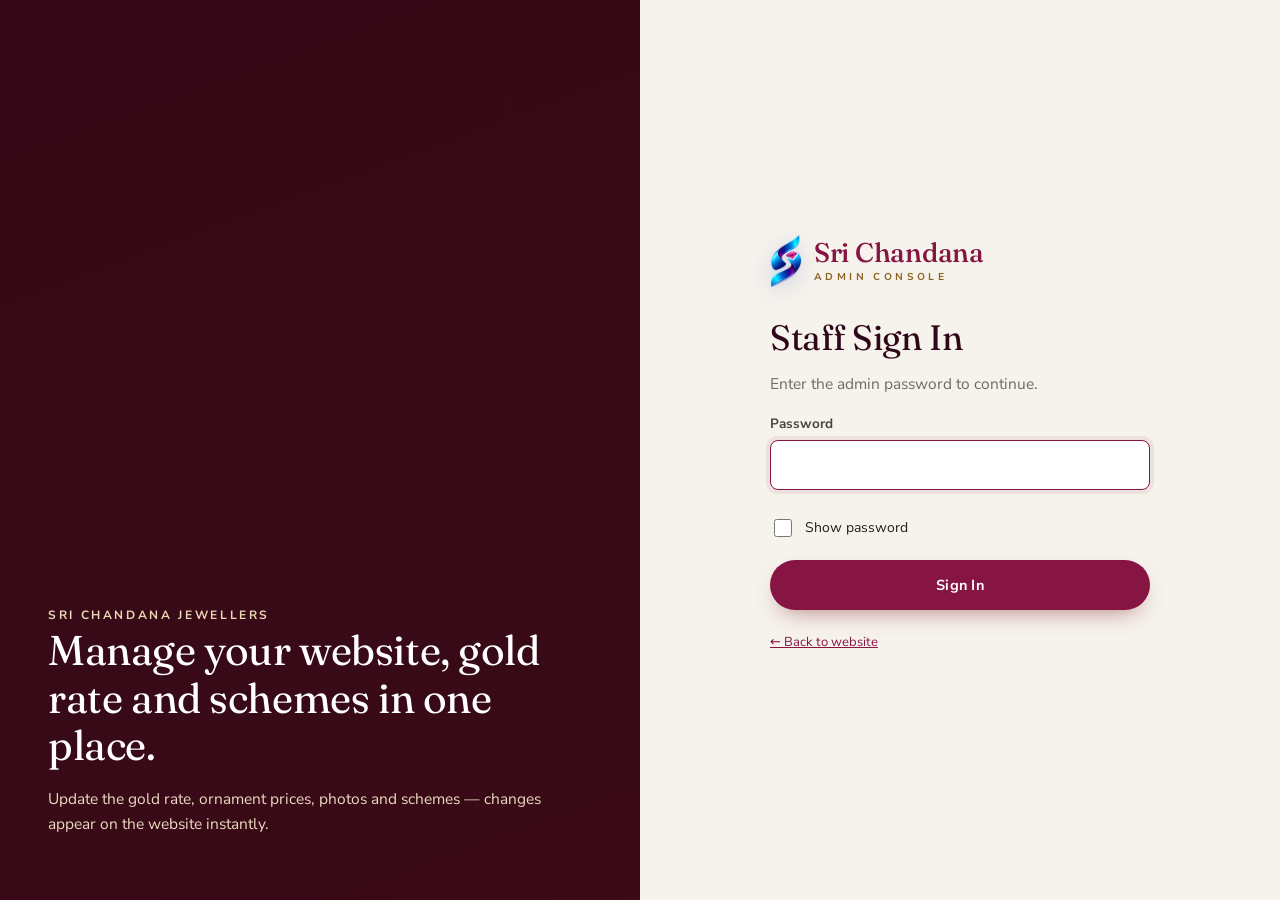
<file: admin.html>
<!doctype html>
<html lang="en">
<head>
  <meta charset="utf-8">
  <meta name="viewport" content="width=device-width, initial-scale=1">
  <meta name="robots" content="noindex, nofollow">
  <title>Admin | Sri Chandana Jewellers</title>
  <meta name="theme-color" content="#3B0A16">
  <link rel="icon" type="image/png" href="assets/favicon.png">
  <link rel="preconnect" href="https://fonts.googleapis.com"><link rel="preconnect" href="https://fonts.gstatic.com" crossorigin>
  <link href="https://fonts.googleapis.com/css2?family=Fraunces:opsz,wght@9..144,300;9..144,400;9..144,500;9..144,600&family=Nunito+Sans:wght@400;600;700;800&display=swap" rel="stylesheet">
  <link rel="stylesheet" href="css/style.css">
  <link rel="stylesheet" href="css/admin.css">
</head>
<body class="admin">
  <div id="root"></div>
  <div class="toast-wrap" role="status" aria-live="polite" id="toasts"></div>
  <dialog class="modal wide" id="dlg" aria-labelledby="dlgTitle"></dialog>
  <script src="js/store.js"></script>
  <script src="js/firebase-config.js"></script>
  <script src="js/cloud.js"></script>
  <script src="js/live-rate.js"></script>
  <script src="js/admin.js"></script>
</body>
</html>
</file>
<file: css/style.css>
/* Sri Chandana Jewellers — storefront styles (v2: light, premium, editorial) */
:root {
  --maroon: #861543;
  --maroon-2: #A11F54;
  --maroon-ink: #2E0718;
  --gold: #B8893A;
  --gold-text: #8C6420;
  --gold-soft: #EBD9B4;
  --gold-grad: linear-gradient(110deg, #9C7128 0%, #D9B266 35%, #F6E3B0 50%, #D3A956 65%, #9C7128 100%);
  --blush: #FBF3EE;
  --blush-2: #F6E8E0;
  --cream: #FFFFFF;
  --cream-2: #F7F1EC;
  --ink: #231F20;
  --ink-2: #4A4542;
  --muted: #6F6A66;
  --sub: #56544E;
  --line: #EDE3DB;
  --white: #FFFFFF;
  --ok: #1E7A46;
  --err: #B42318;
  --radius: 8px;
  --radius-lg: 16px;
  --radius-xl: 24px;
  --shadow: 0 1px 2px rgba(48, 7, 8, .04), 0 6px 20px rgba(48, 7, 8, .06);
  --shadow-lg: 0 24px 60px -18px rgba(48, 7, 8, .28);
  --serif: 'Fraunces', 'Cormorant Garamond', Georgia, serif;
  --sans: 'Nunito Sans', system-ui, -apple-system, 'Segoe UI', sans-serif;
  --ease: cubic-bezier(.22, .8, .24, 1);
  --ease-out: cubic-bezier(.16, 1, .3, 1);
  --wrap: 1320px;
}

*, *::before, *::after { box-sizing: border-box; }
html { scroll-behavior: smooth; -webkit-text-size-adjust: 100%; }
body { margin: 0; font-family: var(--sans); font-size: 15.5px; line-height: 1.6; color: var(--ink); background: var(--white); -webkit-font-smoothing: antialiased; text-rendering: optimizeLegibility; }
img { max-width: 100%; display: block; }
[hidden] { display: none !important; }
a { color: inherit; text-decoration: none; }
button, input, select, textarea { font: inherit; color: inherit; }
button { cursor: pointer; background: none; border: 0; padding: 0; }
:focus-visible { outline: 2px solid var(--maroon); outline-offset: 3px; border-radius: 4px; }
::selection { background: var(--gold-soft); color: var(--maroon-ink); }
.sr-only { position: absolute; width: 1px; height: 1px; overflow: hidden; clip: rect(0 0 0 0); white-space: nowrap; }
.skip { position: absolute; left: 8px; top: -60px; background: var(--maroon); color: #fff; padding: 10px 16px; z-index: 1000; border-radius: var(--radius); }
.skip:focus { top: 8px; }
.wrap { max-width: var(--wrap); margin: 0 auto; padding: 0 32px; }
h1, h2, h3, h4 { font-family: var(--serif); font-weight: 400; line-height: 1.15; margin: 0 0 .4em; color: var(--maroon-ink); font-optical-sizing: auto; letter-spacing: -.01em; }
h1 { font-size: clamp(2.2rem, 4.4vw, 3.6rem); }
h2 { font-size: clamp(1.9rem, 3vw, 2.5rem); }
h3 { font-size: 1.35rem; }
p { margin: 0 0 1em; }
.eyebrow { font-size: 12px; letter-spacing: .22em; text-transform: uppercase; color: var(--gold-text); font-weight: 700; }
.sub { font-family: var(--serif); font-weight: 300; font-size: clamp(1.1rem, 1.6vw, 1.4rem); color: var(--sub); }
.icon { width: 22px; height: 22px; stroke: currentColor; fill: none; stroke-width: 1.4; stroke-linecap: round; stroke-linejoin: round; flex: none; }
.icon-sm { width: 18px; height: 18px; }
.tnum { font-variant-numeric: tabular-nums; }

/* ---------- buttons (fill-sweep on hover) ---------- */
.btn { position: relative; isolation: isolate; overflow: hidden; display: inline-flex; align-items: center; justify-content: center; gap: 10px; min-height: 50px; padding: 0 30px; border-radius: 999px; font-size: 14.5px; font-weight: 700; letter-spacing: .02em; cursor: pointer; border: 1px solid transparent; white-space: nowrap; touch-action: manipulation; transition: color .4s var(--ease), border-color .4s, box-shadow .4s, transform .2s; }
.btn::before { content: ''; position: absolute; inset: 0; z-index: -1; transform: scaleX(0); transform-origin: right; transition: transform .5s var(--ease); }
.btn:hover::before { transform: scaleX(1); transform-origin: left; }
.btn:active { transform: scale(.97); }
.btn .icon { transition: transform .4s var(--ease); }
.btn:hover .icon.arrow { transform: translateX(4px); }
.btn-primary { background: var(--maroon); color: #fff; box-shadow: 0 10px 24px -12px rgba(131, 39, 41, .7); }
.btn-primary::before { background: var(--maroon-ink); }
.btn-gold { background: var(--gold-grad); background-size: 220% 100%; color: var(--maroon-ink); animation: sheen 6s linear infinite; }
.btn-gold::before { background: #fff; }
.btn-outline { border-color: var(--maroon); color: var(--maroon); background: transparent; }
.btn-outline::before { background: var(--maroon); }
.btn-outline:hover { color: #fff; }
.btn-ghost-light { border-color: rgba(255,255,255,.75); color: #fff; backdrop-filter: blur(4px); background: rgba(255,255,255,.08); }
.btn-ghost-light::before { background: #fff; }
.btn-ghost-light:hover { color: var(--maroon); }
.btn-white { background: #fff; color: var(--maroon); }
.btn-white::before { background: var(--maroon); }
.btn-white:hover { color: #fff; }
.btn-block { width: 100%; }
.btn[disabled] { opacity: .45; cursor: not-allowed; }
@keyframes sheen { to { background-position: -220% 0; } }
.link { position: relative; display: inline-flex; align-items: center; gap: 6px; color: var(--maroon); font-weight: 700; font-size: 14.5px; }
.link::after { content: ''; position: absolute; left: 0; right: 0; bottom: -3px; height: 1px; background: currentColor; transform: scaleX(.35); transform-origin: left; transition: transform .45s var(--ease); }
.link:hover::after { transform: scaleX(1); }

/* ---------- top offer bar ---------- */
.strip { background: linear-gradient(90deg, #4E0B10, #832729 50%, #4E0B10); color: #FCEFD9; font-size: 13.5px; position: relative; overflow: hidden; }
.strip::after { content: ''; position: absolute; top: 0; bottom: 0; width: 120px; left: -150px; background: linear-gradient(90deg, transparent, rgba(255, 236, 190, .25), transparent); animation: stripShine 7s ease-in-out infinite; }
@keyframes stripShine { 0%, 60% { left: -150px; } 100% { left: 110%; } }
.strip .wrap { display: flex; align-items: center; justify-content: space-between; gap: 16px; min-height: 40px; }
.rates { display: flex; gap: 20px; overflow-x: auto; scrollbar-width: none; white-space: nowrap; align-items: center; }
.rates::-webkit-scrollbar { display: none; }
.rates b { color: #fff; font-weight: 700; }
.rates .lbl { color: var(--gold-soft); margin-right: 6px; }
.rates .dot { width: 6px; height: 6px; border-radius: 50%; background: #5BE38B; box-shadow: 0 0 0 0 rgba(91, 227, 139, .7); animation: pulse 2s infinite; display: inline-block; margin-right: 8px; vertical-align: middle; }
@keyframes pulse { 70% { box-shadow: 0 0 0 7px rgba(91, 227, 139, 0); } 100% { box-shadow: 0 0 0 0 rgba(91, 227, 139, 0); } }
.offer-rot { font-family: var(--serif); font-size: 15px; position: relative; height: 22px; overflow: hidden; min-width: 260px; text-align: right; }
.offer-rot span { position: absolute; right: 0; top: 0; white-space: nowrap; opacity: 0; transform: translateY(100%); transition: transform .6s var(--ease), opacity .6s; }
.offer-rot span.on { opacity: 1; transform: none; }
.offer-rot span.off { opacity: 0; transform: translateY(-100%); }

/* ---------- header ---------- */
.header { position: sticky; top: 0; z-index: 50; background: rgba(255, 255, 255, .97); backdrop-filter: saturate(1.6) blur(12px); transition: box-shadow .4s var(--ease); }
.header.scrolled { box-shadow: 0 10px 30px -14px rgba(48, 7, 8, .18); }
.header-main { display: grid; grid-template-columns: auto 1fr auto; align-items: center; gap: 40px; min-height: 84px; transition: min-height .4s var(--ease); }
.header.scrolled .header-main { min-height: 68px; }
.logo { display: flex; align-items: center; gap: 12px; }
.logo-mark { width: auto; height: 54px; object-fit: contain; filter: drop-shadow(0 4px 10px rgba(40, 80, 200, .18)); transition: transform .8s var(--ease); }
.logo:hover .logo-mark { transform: translateY(-2px) scale(1.06); }
.logo-text { display: flex; flex-direction: column; line-height: 1; white-space: nowrap; }
.logo-text strong { font-family: var(--serif); font-size: 27px; font-weight: 500; color: var(--maroon); letter-spacing: -.01em; }
.logo-text span { font-size: 10px; letter-spacing: .34em; text-transform: uppercase; color: var(--gold-text); margin-top: 6px; font-weight: 700; }
.search { position: relative; max-width: 620px; width: 100%; justify-self: center; }
.search input { width: 100%; height: 50px; border: 1px solid var(--line); background: #fff; border-radius: 999px; padding: 0 22px 0 52px; font-size: 15px; transition: border-color .3s, box-shadow .3s; }
.search input::placeholder { color: #9A938E; }
.search input:hover { border-color: #D9C8BC; }
.search input:focus { outline: none; border-color: var(--maroon); box-shadow: 0 0 0 4px rgba(131, 39, 41, .08); }
.search button { position: absolute; left: 6px; top: 5px; width: 40px; height: 40px; display: grid; place-items: center; color: var(--maroon); border-radius: 50%; }
.search-results { position: absolute; top: 58px; left: 0; right: 0; background: #fff; border: 1px solid var(--line); border-radius: var(--radius-lg); box-shadow: var(--shadow-lg); max-height: 420px; overflow: auto; z-index: 60; opacity: 0; visibility: hidden; transform: translateY(-6px); transition: .3s var(--ease); }
.search-results.open { opacity: 1; visibility: visible; transform: none; }
.search-results a { display: flex; gap: 14px; align-items: center; padding: 10px 16px; font-size: 14.5px; transition: background .2s; }
.search-results a:hover, .search-results a:focus { background: var(--blush); }
.search-results img { width: 48px; height: 48px; object-fit: cover; border-radius: var(--radius); }
.actions { display: flex; justify-content: flex-end; gap: 2px; }
.act { position: relative; display: grid; place-items: center; width: 46px; height: 46px; color: var(--ink-2); border-radius: 50%; transition: background .3s, color .3s; }
.act:hover { color: var(--maroon); background: var(--blush); }
.act .icon { transition: transform .4s var(--ease); }
.act:hover .icon { transform: translateY(-2px); }
.act .lbl-txt { position: absolute; top: 100%; left: 50%; transform: translate(-50%, 4px); font-size: 11.5px; background: var(--maroon-ink); color: #fff; padding: 3px 8px; border-radius: 4px; white-space: nowrap; opacity: 0; pointer-events: none; transition: .25s var(--ease); }
.act:hover .lbl-txt, .act:focus-visible .lbl-txt { opacity: 1; transform: translate(-50%, 8px); }
.badge { position: absolute; top: 4px; right: 4px; min-width: 18px; height: 18px; border-radius: 9px; background: var(--maroon); color: #fff; font-size: 10.5px; display: grid; place-items: center; padding: 0 5px; font-weight: 700; border: 2px solid #fff; }
.badge:empty, .badge[data-n="0"] { display: none; }
.badge.bump { animation: bump .5s var(--ease); }
@keyframes bump { 40% { transform: scale(1.5); } }
.icon-btn.menu-btn { display: none; }

.nav { border-top: 1px solid var(--line); }
.nav > .wrap > ul { list-style: none; margin: 0; padding: 0; display: flex; justify-content: space-between; }
.nav > .wrap > ul > li > a { display: flex; align-items: center; gap: 9px; height: 54px; padding: 0 6px; font-size: 15px; color: var(--ink-2); position: relative; transition: color .3s; }
.nav > .wrap > ul > li > a .icon { width: 20px; height: 20px; color: var(--gold-text); transition: transform .5s var(--ease); }
.nav > .wrap > ul > li > a::after { content: ''; position: absolute; left: 0; right: 0; bottom: -1px; height: 2px; background: var(--maroon); transform: scaleX(0); transition: transform .45s var(--ease); }
.nav > .wrap > ul > li:hover > a, .nav a[aria-current="page"] { color: var(--maroon); }
.nav > .wrap > ul > li:hover > a .icon { transform: rotate(-10deg) scale(1.12); }
.nav > .wrap > ul > li:hover > a::after, .nav > .wrap > ul > li:focus-within > a::after, .nav a[aria-current="page"]::after { transform: scaleX(1); }
.mega { position: absolute; left: 0; right: 0; top: 100%; background: #fff; border-top: 1px solid var(--line); box-shadow: 0 30px 50px -30px rgba(48, 7, 8, .3); opacity: 0; visibility: hidden; transform: translateY(10px); transition: opacity .35s var(--ease), transform .35s var(--ease), visibility .35s; }
.nav li:hover > .mega, .nav li:focus-within > .mega { opacity: 1; visibility: visible; transform: none; }
.mega-inner { display: grid; grid-template-columns: repeat(3, 1fr) 1.5fr; gap: 40px; padding: 34px 32px 40px; max-width: var(--wrap); margin: 0 auto; }
.mega h4 { font-family: var(--sans); font-size: 12px; letter-spacing: .18em; text-transform: uppercase; color: var(--gold-text); font-weight: 800; margin-bottom: 16px; }
.mega ul { list-style: none; padding: 0; margin: 0; display: grid; gap: 10px; font-size: 15px; }
.mega ul a { display: inline-block; transition: color .25s, transform .35s var(--ease); }
.mega ul a:hover { color: var(--maroon); transform: translateX(5px); }
.mega-feature { position: relative; border-radius: var(--radius-lg); overflow: hidden; min-height: 230px; }
.mega-feature img { position: absolute; inset: 0; width: 100%; height: 100%; object-fit: cover; transition: transform 1.2s var(--ease); }
.mega-feature:hover img { transform: scale(1.06); }
.mega-feature span { position: absolute; left: 0; right: 0; bottom: 0; padding: 22px; color: #fff; background: linear-gradient(transparent, rgba(48, 7, 8, .85)); font-family: var(--serif); font-size: 23px; }

/* drawers */
.drawer-bg { position: fixed; inset: 0; background: rgba(30, 6, 10, .45); backdrop-filter: blur(3px); z-index: 90; opacity: 0; visibility: hidden; transition: .4s var(--ease); }
.drawer { position: fixed; top: 0; bottom: 0; left: 0; width: min(86vw, 370px); background: #fff; z-index: 100; transform: translateX(-100%); transition: transform .5s var(--ease-out); overflow-y: auto; padding: 20px; }
.drawer.right { left: auto; right: 0; transform: translateX(100%); width: min(94vw, 440px); display: flex; flex-direction: column; padding: 0; }
.drawer.open { transform: none; }
.drawer-bg.open { opacity: 1; visibility: visible; }
.drawer-head { display: flex; justify-content: space-between; align-items: center; padding-bottom: 14px; border-bottom: 1px solid var(--line); margin-bottom: 10px; }
.drawer.right .drawer-head { padding: 20px 24px; margin: 0; }
.drawer nav a { display: flex; justify-content: space-between; align-items: center; padding: 15px 4px; border-bottom: 1px solid var(--line); font-size: 15.5px; transition: color .25s, padding .35s var(--ease); }
.drawer nav a:hover { color: var(--maroon); padding-left: 10px; }
.icon-btn { width: 44px; height: 44px; display: grid; place-items: center; border-radius: 50%; color: var(--ink); transition: background .3s, transform .3s; }
.icon-btn:hover { background: var(--blush); }

/* ---------- hero: peeking carousel ---------- */
.hero { position: relative; padding: 22px 0 10px; overflow: hidden; overflow: clip; }
.hero-track { display: flex; gap: 20px; transition: transform .9s var(--ease-out); will-change: transform; }
.slide { position: relative; flex: 0 0 min(86vw, 1240px); aspect-ratio: 1240 / 520; border-radius: var(--radius-xl); overflow: hidden; background: var(--blush-2); transform: scale(.94); opacity: .55; transition: transform .9s var(--ease-out), opacity .9s; cursor: pointer; }
.slide.active { transform: none; opacity: 1; cursor: default; }
.slide img { width: 100%; height: 100%; object-fit: cover; transform: scale(1.08); transition: transform 8s linear; }
.slide.active img { transform: scale(1); }
.slide::after { content: ''; position: absolute; inset: 0; background: linear-gradient(90deg, rgba(48, 7, 8, .78) 0%, rgba(48, 7, 8, .35) 42%, transparent 70%); }
.slide-copy { position: absolute; inset: 0; z-index: 2; display: flex; align-items: center; padding: 0 clamp(28px, 6vw, 80px); }
.slide-copy .box { max-width: 500px; color: #FBEBDD; }
.slide-copy h1, .slide-copy h2 { color: #fff; font-size: clamp(2rem, 4.2vw, 3.6rem); font-weight: 300; }
.slide-copy p { font-size: 17px; color: #F4DECE; max-width: 420px; margin-bottom: 26px; }
.slide-copy .eyebrow { color: var(--gold-soft); display: block; margin-bottom: 14px; }
.slide .box > * { opacity: 0; transform: translateY(24px); }
.slide.active .box > * { animation: rise 1s var(--ease-out) forwards; }
.slide.active .box > *:nth-child(2) { animation-delay: .15s; }
.slide.active .box > *:nth-child(3) { animation-delay: .3s; }
.slide.active .box > *:nth-child(4) { animation-delay: .45s; }
@keyframes rise { to { opacity: 1; transform: none; } }
.hero-ctrl { display: flex; align-items: center; justify-content: center; gap: 16px; padding: 18px 0 6px; }
.dots { display: flex; gap: 8px; align-items: center; }
.dots button { width: 10px; height: 10px; border-radius: 999px; background: #E3D3C8; transition: width .5s var(--ease), background .3s; position: relative; overflow: hidden; }
.dots button[aria-current="true"] { width: 44px; background: #E8D7CC; }
.dots button[aria-current="true"]::after { content: ''; position: absolute; inset: 0; background: var(--maroon); transform-origin: left; animation: fill var(--dur, 6s) linear forwards; }
.hero.paused .dots button[aria-current="true"]::after { animation-play-state: paused; }
@keyframes fill { from { transform: scaleX(0); } to { transform: scaleX(1); } }
.hero-ctrl .icon-btn { width: 38px; height: 38px; border: 1px solid var(--line); color: var(--maroon); }
.hero-arrow { position: absolute; top: calc(50% - 30px); z-index: 4; width: 52px; height: 52px; border-radius: 50%; background: rgba(255,255,255,.92); color: var(--maroon); display: grid; place-items: center; box-shadow: var(--shadow); transition: transform .3s var(--ease), background .3s; }
.hero-arrow:hover { transform: scale(1.08); background: #fff; }
.hero-arrow.prev { left: max(16px, calc(50% - 650px)); }
.hero-arrow.next { right: max(16px, calc(50% - 650px)); }

/* ---------- trust ---------- */
.trust { padding: 30px 0 10px; }
.trust .wrap { display: grid; grid-template-columns: repeat(4, 1fr); gap: 16px; }
.trust-item { display: flex; align-items: center; gap: 14px; padding: 18px 20px; border-radius: var(--radius-lg); background: var(--blush); transition: transform .4s var(--ease), box-shadow .4s, background .4s; }
.trust-item:hover { transform: translateY(-4px); box-shadow: var(--shadow); background: #fff; }
.trust-item .ic { width: 50px; height: 50px; border-radius: 50%; background: #fff; display: grid; place-items: center; color: var(--maroon); flex: none; transition: transform .6s var(--ease); }
.trust-item:hover .ic { transform: rotateY(180deg); }
.trust-item .icon { width: 24px; height: 24px; }
.trust-item strong { display: block; font-size: 15px; color: var(--maroon-ink); font-family: var(--serif); font-weight: 500; }
.trust-item span { font-size: 13px; color: var(--muted); }

/* ---------- sections ---------- */
.section { padding: 80px 0; }
.section-tight { padding: 56px 0; }
.section-head { text-align: center; max-width: 720px; margin: 0 auto 44px; }
.section-head h2 { margin-bottom: 6px; }
.section-head p { color: var(--muted); }
.ornament { display: flex; align-items: center; justify-content: center; gap: 10px; margin: 12px 0 0; color: var(--gold); font-size: 10px; }
.ornament::before, .ornament::after { content: ''; width: 64px; height: 1px; background: linear-gradient(90deg, transparent, currentColor); }
.ornament::after { transform: scaleX(-1); }
.row-head { display: flex; align-items: flex-end; justify-content: space-between; gap: 16px; margin-bottom: 30px; }
.row-head h2 { margin: 0; }
.bg-white { background: #fff; }
.bg-cream2, .bg-blush { background: var(--blush); }

/* categories — Tanishq style tiles */
.cats { display: grid; grid-template-columns: repeat(4, 1fr); gap: 22px; }
.cat { position: relative; display: block; }
.cat-img { position: relative; aspect-ratio: 1; border-radius: var(--radius-lg); overflow: hidden; background: var(--blush); }
.cat-img img { width: 100%; height: 100%; object-fit: cover; transition: transform 1.1s var(--ease); }
.cat:hover .cat-img img { transform: scale(1.09); }
.cat span.cat-name { display: flex; align-items: center; justify-content: center; gap: 6px; margin-top: 14px; font-family: var(--serif); font-size: 1.15rem; color: var(--maroon-ink); transition: color .3s; }
.cat span.cat-name .icon { width: 16px; height: 16px; opacity: 0; transform: translateX(-8px); transition: .4s var(--ease); }
.cat:hover span.cat-name { color: var(--maroon); }
.cat:hover span.cat-name .icon { opacity: 1; transform: none; }
.cat.all .cat-img { display: grid; place-items: center; background: var(--blush-2); text-align: center; }
.cat.all .cat-img strong { font-family: var(--serif); font-size: 2.6rem; color: var(--maroon); font-weight: 300; display: block; line-height: 1; }
.cat.all .cat-img small { color: var(--muted); }

/* gold shimmer sweep for image hovers */
.shine { position: relative; overflow: hidden; }
.shine::after { content: ''; position: absolute; top: 0; left: -75%; width: 50%; height: 100%; background: linear-gradient(100deg, transparent, rgba(255, 244, 214, .45), transparent); transform: skewX(-20deg); pointer-events: none; z-index: 3; }
.shine:hover::after, a:hover > .shine::after, .card:hover .shine::after, .cat:hover .shine::after { animation: shine 1s var(--ease); }
@keyframes shine { to { left: 130%; } }

/* collections carousel */
.collections { display: grid; grid-auto-flow: column; grid-auto-columns: calc((100% - 60px) / 4); gap: 20px; overflow-x: auto; scroll-snap-type: x mandatory; scrollbar-width: none; padding-bottom: 4px; }
.collections::-webkit-scrollbar { display: none; }
.col-card { position: relative; aspect-ratio: 3 / 4.2; border-radius: var(--radius-lg); overflow: hidden; scroll-snap-align: start; background: var(--blush-2); }
.col-card img { position: absolute; inset: 0; width: 100%; height: 100%; object-fit: cover; transition: transform 1.2s var(--ease); }
.col-card::before { content: ''; position: absolute; inset: 0; z-index: 1; background: linear-gradient(180deg, transparent 45%, rgba(48, 7, 8, .82)); transition: opacity .5s; }
.col-card:hover img { transform: scale(1.07); }
.col-copy { position: absolute; z-index: 2; left: 22px; right: 22px; bottom: 22px; color: #fff; }
.col-copy small { font-size: 12px; letter-spacing: .18em; text-transform: uppercase; color: var(--gold-soft); font-weight: 700; }
.col-copy h3 { color: #fff; font-size: 1.6rem; margin: 4px 0 0; font-weight: 400; }
.col-copy .go { display: inline-flex; align-items: center; gap: 8px; margin-top: 10px; font-size: 14px; font-weight: 700; max-height: 0; opacity: 0; overflow: hidden; transition: max-height .5s var(--ease), opacity .5s, margin .5s; }
.col-card:hover .go, .col-card:focus-visible .go { max-height: 30px; opacity: 1; }
.col-card .frame { position: absolute; inset: 12px; z-index: 2; border: 1px solid rgba(235, 217, 180, .0); border-radius: 10px; transition: border-color .6s, inset .6s var(--ease); pointer-events: none; }
.col-card:hover .frame { border-color: rgba(235, 217, 180, .7); inset: 14px; }

/* world tiles (2x2) */
.world { display: grid; grid-template-columns: 1fr 1fr; gap: 20px; }
.world a { position: relative; aspect-ratio: 16 / 10; border-radius: var(--radius-lg); overflow: hidden; display: block; background: var(--blush-2); }
.world img { position: absolute; inset: 0; width: 100%; height: 100%; object-fit: cover; transition: transform 1.4s var(--ease); }
.world a::before { content: ''; position: absolute; inset: 0; z-index: 1; background: linear-gradient(180deg, transparent 40%, rgba(48, 7, 8, .75)); }
.world a:hover img { transform: scale(1.06); }
.world .w-copy { position: absolute; z-index: 2; left: 30px; bottom: 26px; right: 30px; color: #fff; display: flex; align-items: flex-end; justify-content: space-between; gap: 16px; }
.world h3 { color: #fff; font-size: 2rem; margin: 0; font-weight: 400; }
.world p { margin: 4px 0 0; color: #F2DDCF; font-size: 14.5px; }
.world .circle { width: 50px; height: 50px; border-radius: 50%; border: 1px solid rgba(255,255,255,.6); display: grid; place-items: center; flex: none; transition: background .4s, color .4s, transform .5s var(--ease); }
.world a:hover .circle { background: #fff; color: var(--maroon); transform: rotate(-45deg); }

/* product cards */
.grid { display: grid; grid-template-columns: repeat(4, 1fr); gap: 24px; }
.card { position: relative; background: #fff; border-radius: var(--radius-lg); display: flex; flex-direction: column; transition: transform .5s var(--ease); }
.card-media { position: relative; aspect-ratio: 1; overflow: hidden; background: #F7F2EE; border-radius: var(--radius-lg); }
.card-media img { width: 100%; height: 100%; object-fit: cover; transition: opacity .6s var(--ease), transform 1.2s var(--ease); }
.card-media img.alt { position: absolute; inset: 0; opacity: 0; transform: scale(1.06); }
.card:hover .card-media img.alt { opacity: 1; transform: scale(1); }
.card:hover .card-media img:first-of-type { transform: scale(1.06); }
.card-tag { position: absolute; top: 14px; left: 14px; background: #fff; color: var(--maroon); font-size: 11.5px; letter-spacing: .04em; padding: 5px 11px; border-radius: 999px; font-weight: 800; z-index: 3; box-shadow: var(--shadow); }
.card-tag.gold { background: var(--gold-grad); background-size: 220% 100%; color: var(--maroon-ink); animation: sheen 6s linear infinite; }
.wish-btn { position: absolute; top: 10px; right: 10px; z-index: 3; width: 40px; height: 40px; border-radius: 50%; background: rgba(255,255,255,.95); display: grid; place-items: center; color: var(--maroon); box-shadow: var(--shadow); transition: transform .35s var(--ease); }
.wish-btn:hover { transform: scale(1.12); }
.wish-btn[aria-pressed="true"] svg { fill: var(--maroon); animation: heart .5s var(--ease); }
@keyframes heart { 30% { transform: scale(1.4); } 60% { transform: scale(.9); } }
.card-quick { position: absolute; left: 12px; right: 12px; bottom: 12px; z-index: 3; transform: translateY(calc(100% + 14px)); transition: transform .5s var(--ease); }
.card:hover .card-quick, .card:focus-within .card-quick { transform: none; }
.card-add { width: 100%; min-height: 44px; border-radius: 999px; background: rgba(255,255,255,.96); color: var(--maroon); font-size: 14px; font-weight: 800; display: flex; align-items: center; justify-content: center; gap: 8px; box-shadow: var(--shadow); transition: background .3s, color .3s; position: relative; z-index: 3; }
.card-add:hover { background: var(--maroon); color: #fff; }
.card-add[disabled] { opacity: .7; cursor: not-allowed; }
.card-body { padding: 14px 4px 6px; display: flex; flex-direction: column; gap: 2px; flex: 1; }
.card-meta { font-size: 12.5px; color: var(--muted); }
.card-title { font-family: var(--sans); font-size: 15.5px; font-weight: 600; color: var(--ink); line-height: 1.35; margin: 0; display: -webkit-box; -webkit-line-clamp: 2; -webkit-box-orient: vertical; overflow: hidden; }
.card-title a::after { content: ''; position: absolute; inset: 0; z-index: 2; }
.card-title a { transition: color .3s; }
.card:hover .card-title a { color: var(--maroon); }
.card-price { display: flex; align-items: baseline; gap: 8px; margin-top: 6px; }
.card-price strong { font-size: 17px; color: var(--ink); font-weight: 800; font-variant-numeric: tabular-nums; }
.card-price small { font-size: 12px; color: var(--muted); }

.scroller { display: grid; grid-auto-flow: column; grid-auto-columns: calc((100% - 72px) / 4); gap: 24px; overflow-x: auto; scroll-snap-type: x mandatory; padding-bottom: 6px; scrollbar-width: none; }
.scroller::-webkit-scrollbar { display: none; }
.scroller > * { scroll-snap-align: start; }
.scroll-ctrl { display: flex; gap: 10px; }
.scroll-ctrl .icon-btn { border: 1px solid var(--line); background: #fff; color: var(--maroon); width: 46px; height: 46px; }
.scroll-ctrl .icon-btn:hover { background: var(--maroon); color: #fff; border-color: var(--maroon); }

/* tabs */
.tabs { display: flex; justify-content: center; gap: 8px; margin-bottom: 34px; flex-wrap: wrap; position: relative; }
.tab { min-height: 44px; padding: 0 22px; border-radius: 999px; border: 1px solid var(--line); font-size: 14.5px; font-weight: 700; color: var(--ink-2); background: #fff; transition: background .35s var(--ease), color .35s, border-color .35s; }
.tab:hover { border-color: var(--maroon); color: var(--maroon); }
.tab[aria-selected="true"] { background: var(--maroon); border-color: var(--maroon); color: #fff; }
.fade-swap { animation: fadeUp .6s var(--ease-out); }
@keyframes fadeUp { from { opacity: 0; transform: translateY(14px); } }

/* gold rate band (light) */
.rate-band { background: linear-gradient(135deg, #FBF3EE 0%, #F6E5DA 100%); position: relative; overflow: hidden; }
.rate-band::before { content: ''; position: absolute; width: 520px; height: 520px; right: -140px; top: -180px; border-radius: 50%; background: radial-gradient(circle, rgba(212, 169, 86, .22), transparent 65%); }
.rate-band .wrap { position: relative; display: grid; grid-template-columns: 1fr 1.05fr; gap: 64px; align-items: center; }
.rate-cards { display: grid; grid-template-columns: repeat(2, 1fr); gap: 16px; }
.rate-card { border-radius: var(--radius-lg); padding: 22px 24px; background: #fff; box-shadow: var(--shadow); position: relative; overflow: hidden; transition: transform .45s var(--ease), box-shadow .45s; }
.rate-card:hover { transform: translateY(-5px); box-shadow: var(--shadow-lg); }
.rate-card::before { content: ''; position: absolute; left: 0; top: 0; bottom: 0; width: 4px; background: var(--gold-grad); }
.rate-card span { font-size: 13px; font-weight: 700; color: var(--gold-text); }
.rate-card strong { display: block; font-family: var(--serif); font-size: 2.1rem; font-weight: 400; color: var(--maroon-ink); font-variant-numeric: tabular-nums; line-height: 1.2; margin-top: 4px; }
.rate-card small { color: var(--muted); }
.updated { font-size: 13px; color: var(--muted); margin-top: 14px; display: flex; align-items: center; gap: 8px; }

/* split feature */
.split { display: grid; grid-template-columns: 1fr 1fr; gap: 72px; align-items: center; }
.split-media { position: relative; border-radius: var(--radius-xl); overflow: hidden; aspect-ratio: 4/4.6; }
.split-media img { width: 100%; height: 100%; object-fit: cover; transition: transform 1.4s var(--ease); }
.split-media:hover img { transform: scale(1.04); }
.split-media .float { position: absolute; left: 22px; bottom: 22px; background: rgba(255,255,255,.95); backdrop-filter: blur(6px); border-radius: var(--radius-lg); padding: 16px 22px; box-shadow: var(--shadow-lg); animation: floaty 5s ease-in-out infinite; }
@keyframes floaty { 50% { transform: translateY(-8px); } }
.float strong { font-family: var(--serif); font-size: 2.1rem; font-weight: 400; color: var(--maroon); display: block; line-height: 1; }
.float span { font-size: 13px; color: var(--muted); }
.ticks { list-style: none; padding: 0; margin: 0 0 30px; display: grid; gap: 14px; }
.ticks li { display: flex; gap: 12px; align-items: flex-start; }
.ticks .icon { color: var(--maroon); margin-top: 2px; background: var(--blush); border-radius: 50%; padding: 4px; width: 26px; height: 26px; }

/* bridal regional cards */
.bridal { display: grid; grid-template-columns: repeat(5, 1fr); gap: 18px; }
.bridal a { display: block; }
.bridal .b-img { aspect-ratio: 3 / 4; border-radius: 200px 200px var(--radius-lg) var(--radius-lg); overflow: hidden; background: var(--blush-2); }
.bridal img { width: 100%; height: 100%; object-fit: cover; transition: transform 1.2s var(--ease); }
.bridal a:hover img { transform: scale(1.08); }
.bridal h3 { font-size: 1.1rem; text-align: center; margin: 14px 0 0; transition: color .3s; }
.bridal a:hover h3 { color: var(--maroon); }

/* budget + gender */
.chips-row { display: grid; grid-template-columns: repeat(4, 1fr); gap: 18px; }
.price-chip { border: 1px solid var(--line); background: #fff; border-radius: var(--radius-lg); padding: 28px 20px; text-align: center; position: relative; overflow: hidden; transition: border-color .4s, transform .4s var(--ease), box-shadow .4s; }
.price-chip::before { content: ''; position: absolute; inset: auto 0 0 0; height: 0; background: var(--blush); transition: height .5s var(--ease); z-index: 0; }
.price-chip > * { position: relative; }
.price-chip:hover { border-color: var(--gold); transform: translateY(-4px); box-shadow: var(--shadow); }
.price-chip:hover::before { height: 100%; }
.price-chip small { display: block; font-size: 13px; color: var(--muted); }
.price-chip strong { font-family: var(--serif); font-weight: 400; font-size: 1.9rem; color: var(--maroon-ink); }
.gender { display: grid; grid-template-columns: repeat(3, 1fr); gap: 20px; }
.gender a { position: relative; aspect-ratio: 3/3.8; border-radius: var(--radius-lg); overflow: hidden; }
.gender img { width: 100%; height: 100%; object-fit: cover; transition: transform 1.3s var(--ease); }
.gender a:hover img { transform: scale(1.07); }
.gender span { position: absolute; left: 0; right: 0; bottom: 0; padding: 28px 24px; color: #fff; font-family: var(--serif); font-size: 1.9rem; background: linear-gradient(transparent, rgba(48, 7, 8, .8)); display: flex; justify-content: space-between; align-items: center; }
.gender span .icon { transition: transform .5s var(--ease); }
.gender a:hover span .icon { transform: translateX(6px); }

/* assurance */
.assure { display: grid; grid-template-columns: 1.1fr 2fr; gap: 50px; align-items: center; background: var(--blush); border-radius: var(--radius-xl); padding: 50px 54px; }
.assure h2 { font-size: clamp(2.2rem, 4vw, 3.4rem); font-weight: 300; }
.assure-grid { display: grid; grid-template-columns: repeat(4, 1fr); gap: 16px; }
.assure-grid div { text-align: center; padding: 22px 10px; background: #fff; border-radius: var(--radius-lg); transition: transform .45s var(--ease), box-shadow .45s; }
.assure-grid div:hover { transform: translateY(-6px); box-shadow: var(--shadow-lg); }
.assure-grid .icon { width: 34px; height: 34px; color: var(--maroon); margin: 0 auto 10px; stroke-width: 1.2; }
.assure-grid strong { display: block; font-family: var(--serif); font-weight: 500; color: var(--maroon-ink); font-size: 15.5px; }
.assure-grid small { color: var(--muted); font-size: 12.5px; }

/* exchange banner */
.xbanner { position: relative; border-radius: var(--radius-xl); overflow: hidden; min-height: 360px; display: flex; align-items: center; }
.xbanner img { position: absolute; inset: 0; width: 100%; height: 100%; object-fit: cover; transition: transform 1.6s var(--ease); }
.xbanner:hover img { transform: scale(1.04); }
.xbanner::before { content: ''; position: absolute; inset: 0; z-index: 1; background: linear-gradient(90deg, rgba(251, 243, 238, .97) 0%, rgba(251, 243, 238, .85) 42%, rgba(251, 243, 238, 0) 72%); }
.xbanner .x-copy { position: relative; z-index: 2; max-width: 520px; padding: 44px 54px; }
.xbanner h2 { font-weight: 300; }
.stat-row { display: flex; gap: 34px; margin: 18px 0 26px; }
.stat-row strong { font-family: var(--serif); font-size: 2.2rem; font-weight: 400; color: var(--maroon); display: block; line-height: 1; }
.stat-row small { color: var(--muted); font-size: 13px; }

/* testimonials */
.quotes { display: grid; grid-template-columns: repeat(3, 1fr); gap: 22px; }
.quote { background: #fff; border: 1px solid var(--line); border-radius: var(--radius-lg); padding: 30px; position: relative; transition: transform .45s var(--ease), box-shadow .45s, border-color .45s; }
.quote:hover { transform: translateY(-6px); box-shadow: var(--shadow-lg); border-color: transparent; }
.quote::before { content: '“'; position: absolute; top: 4px; right: 22px; font-family: var(--serif); font-size: 90px; line-height: 1; color: var(--blush-2); }
.stars { color: var(--gold); display: flex; gap: 2px; margin-bottom: 14px; }
.stars svg { width: 16px; height: 16px; fill: currentColor; stroke: none; }
.quote p { font-family: var(--serif); font-weight: 300; font-size: 1.15rem; line-height: 1.55; color: var(--ink); position: relative; }
.quote footer { font-size: 14px; color: var(--muted); }
.quote footer strong { color: var(--maroon-ink); }

/* experience / visit */
.exp { display: grid; grid-template-columns: 1fr 1fr; gap: 20px; }
.exp-card { position: relative; border-radius: var(--radius-xl); overflow: hidden; min-height: 380px; display: flex; align-items: flex-end; }
.exp-card img { position: absolute; inset: 0; width: 100%; height: 100%; object-fit: cover; transition: transform 1.4s var(--ease); }
.exp-card:hover img { transform: scale(1.06); }
.exp-card::before { content: ''; position: absolute; inset: 0; z-index: 1; background: linear-gradient(180deg, transparent 30%, rgba(48, 7, 8, .85)); }
.exp-card .e-copy { position: relative; z-index: 2; padding: 32px; color: #F6E3D6; }
.exp-card h3 { color: #fff; font-size: 2rem; font-weight: 400; margin-bottom: 6px; }
.visit { display: grid; grid-template-columns: 1fr 1.1fr; border-radius: var(--radius-xl); overflow: hidden; background: var(--blush); }
.visit-info { padding: 48px; }
.visit iframe { width: 100%; height: 100%; min-height: 420px; border: 0; display: block; }
.info-list { list-style: none; padding: 0; margin: 0 0 28px; display: grid; gap: 16px; }
.info-list li { display: flex; gap: 14px; }
.info-list .icon { color: var(--maroon); margin-top: 2px; }
.btn-row { display: flex; gap: 12px; flex-wrap: wrap; }

/* instagram */
.insta { display: grid; grid-template-columns: repeat(6, 1fr); gap: 12px; }
.insta a { aspect-ratio: 1; overflow: hidden; position: relative; border-radius: var(--radius-lg); }
.insta img { width: 100%; height: 100%; object-fit: cover; transition: transform 1s var(--ease); }
.insta a::after { content: ''; position: absolute; inset: 0; background: rgba(131, 39, 41, .55) url("data:image/svg+xml,%3Csvg xmlns='http://www.w3.org/2000/svg' viewBox='0 0 24 24' fill='none' stroke='white' stroke-width='1.5'%3E%3Crect x='2' y='2' width='20' height='20' rx='5'/%3E%3Ccircle cx='12' cy='12' r='4'/%3E%3C/svg%3E") center/34px no-repeat; opacity: 0; transition: opacity .4s; }
.insta a:hover::after { opacity: 1; }
.insta a:hover img { transform: scale(1.1); }

/* newsletter */
.news { background: var(--blush); }
.news .wrap { display: flex; align-items: center; justify-content: space-between; gap: 30px; padding-top: 44px; padding-bottom: 44px; }
.news h3 { font-size: 1.9rem; font-weight: 400; margin: 0; }
.news form { display: flex; gap: 10px; flex: 1; max-width: 500px; }
.news input { flex: 1; min-height: 50px; border: 1px solid var(--line); background: #fff; border-radius: 999px; padding: 0 22px; transition: border-color .3s, box-shadow .3s; }
.news input:focus { outline: none; border-color: var(--maroon); box-shadow: 0 0 0 4px rgba(131, 39, 41, .08); }

/* footer (light, like Tanishq) */
.footer { background: #fff; color: var(--ink-2); font-size: 14.5px; padding-top: 64px; border-top: 1px solid var(--line); }
.footer-grid { display: grid; grid-template-columns: 1.5fr 1fr 1fr 1fr 1.3fr; gap: 40px; }
.footer h4 { font-family: var(--serif); color: var(--maroon-ink); font-size: 18px; font-weight: 500; margin-bottom: 18px; }
.footer ul { list-style: none; padding: 0; margin: 0; display: grid; gap: 11px; }
.footer ul a { display: inline-block; transition: color .25s, transform .35s var(--ease); }
.footer ul a:hover { color: var(--maroon); transform: translateX(4px); }
.footer .logo { margin-bottom: 18px; }
.socials { display: flex; gap: 10px; margin-top: 20px; }
.socials a { width: 44px; height: 44px; border: 1px solid var(--line); border-radius: 50%; display: grid; place-items: center; color: var(--maroon); transition: background .35s, color .35s, transform .35s var(--ease), border-color .35s; }
.socials a:hover { background: var(--maroon); color: #fff; border-color: var(--maroon); transform: translateY(-3px); }
.footer-bottom { border-top: 1px solid var(--line); margin-top: 52px; padding: 24px 0; display: flex; justify-content: space-between; gap: 16px; flex-wrap: wrap; font-size: 13px; color: var(--muted); }
.pay-icons { display: flex; gap: 8px; flex-wrap: wrap; }
.pay-icons span { border: 1px solid var(--line); border-radius: 6px; padding: 4px 10px; font-size: 11.5px; font-weight: 700; letter-spacing: .04em; color: var(--ink-2); }

/* floating whatsapp */
.wa-float { position: fixed; right: 22px; bottom: 22px; z-index: 40; width: 58px; height: 58px; border-radius: 50%; background: #1FA855; color: #fff; display: grid; place-items: center; box-shadow: 0 10px 28px rgba(31, 168, 85, .45); transition: transform .35s var(--ease); }
.wa-float::before { content: ''; position: absolute; inset: 0; border-radius: 50%; border: 2px solid #1FA855; animation: ring 2.4s ease-out infinite; }
@keyframes ring { to { transform: scale(1.6); opacity: 0; } }
.wa-float:hover { transform: scale(1.08) rotate(-8deg); }
.wa-float svg { width: 30px; height: 30px; fill: #fff; }
.to-top { position: fixed; right: 30px; bottom: 92px; z-index: 40; width: 42px; height: 42px; border-radius: 50%; background: #fff; color: var(--maroon); box-shadow: var(--shadow); display: grid; place-items: center; opacity: 0; visibility: hidden; transform: translateY(10px); transition: .4s var(--ease); }
.to-top.show { opacity: 1; visibility: visible; transform: none; }
.to-top:hover { background: var(--maroon); color: #fff; }

/* ---------- page header / breadcrumb ---------- */
.page-hero { background: var(--blush); padding: 48px 0 46px; position: relative; overflow: hidden; text-align: center; }
.page-hero::before { content: ''; position: absolute; inset: 0; background: var(--bg, none) center/cover; opacity: .12; }
.page-hero::after { content: ''; position: absolute; width: 480px; height: 480px; left: -160px; bottom: -280px; border-radius: 50%; background: radial-gradient(circle, rgba(212, 169, 86, .25), transparent 65%); }
.page-hero .wrap { position: relative; z-index: 1; }
.page-hero h1 { font-size: clamp(2.1rem, 4vw, 3.2rem); margin: 8px 0 6px; font-weight: 400; }
.page-hero p { color: var(--sub); font-family: var(--serif); font-weight: 300; font-size: 1.15rem; max-width: 680px; margin-left: auto !important; margin-right: auto !important; }
.crumbs { font-size: 13.5px; color: var(--muted); display: flex; gap: 8px; flex-wrap: wrap; justify-content: center; }
.crumbs a { transition: color .25s; }
.crumbs a:hover { color: var(--maroon); }
.crumbs.dark { justify-content: flex-start; padding: 20px 0; }

/* ---------- shop ---------- */
.shop { display: grid; grid-template-columns: 270px 1fr; gap: 40px; padding-top: 40px; padding-bottom: 90px; }
.filters { position: sticky; top: 160px; align-self: start; max-height: calc(100vh - 180px); overflow: auto; padding-right: 8px; scrollbar-width: thin; }
.filter-group { border-bottom: 1px solid var(--line); padding: 18px 0; }
.filter-group h4 { font-family: var(--serif); font-size: 17px; font-weight: 500; color: var(--maroon-ink); margin-bottom: 10px; }
.check { display: flex; align-items: center; gap: 10px; min-height: 36px; font-size: 14.5px; cursor: pointer; transition: color .2s; }
.check:hover { color: var(--maroon); }
.check input { width: 18px; height: 18px; accent-color: var(--maroon); }
.check .count { margin-left: auto; color: var(--muted); font-size: 12.5px; background: var(--blush); border-radius: 999px; padding: 0 8px; }
.range-row { display: flex; gap: 8px; align-items: center; }
.range-row input { width: 100%; min-height: 42px; border: 1px solid var(--line); border-radius: var(--radius); padding: 0 12px; background: #fff; }
.toolbar { display: flex; justify-content: space-between; align-items: center; gap: 14px; margin-bottom: 22px; flex-wrap: wrap; }
.toolbar select { min-height: 46px; border: 1px solid var(--line); border-radius: 999px; padding: 0 18px; background: #fff; cursor: pointer; }
.active-chips { display: flex; gap: 8px; flex-wrap: wrap; }
.chip { display: inline-flex; align-items: center; gap: 6px; min-height: 34px; padding: 0 6px 0 14px; border-radius: 999px; background: var(--blush); font-size: 13.5px; animation: fadeUp .4s var(--ease-out); }
.chip button { width: 26px; height: 26px; display: grid; place-items: center; border-radius: 50%; transition: background .2s; }
.chip button:hover { background: #fff; color: var(--maroon); }
.filter-toggle { display: none; }
.empty { text-align: center; padding: 70px 20px; border-radius: var(--radius-lg); background: var(--blush); }
.empty .icon { width: 44px; height: 44px; color: var(--maroon); margin: 0 auto 14px; }

/* ---------- product detail ---------- */
.pdp { display: grid; grid-template-columns: 1.15fr 1fr; gap: 60px; padding-bottom: 70px; }
.gallery { display: grid; grid-template-columns: 86px 1fr; gap: 16px; align-self: start; position: sticky; top: 160px; }
.thumbs { display: flex; flex-direction: column; gap: 12px; }
.thumbs button { aspect-ratio: 1; border: 2px solid transparent; border-radius: var(--radius); overflow: hidden; background: #F7F2EE; transition: border-color .3s, transform .3s var(--ease); }
.thumbs button:hover { transform: scale(1.04); }
.thumbs button[aria-current="true"] { border-color: var(--maroon); }
.thumbs img { width: 100%; height: 100%; object-fit: cover; }
.main-img { position: relative; aspect-ratio: 1; border-radius: var(--radius-xl); overflow: hidden; background: #F7F2EE; cursor: zoom-in; }
.main-img img { width: 100%; height: 100%; object-fit: cover; transition: transform .25s ease-out, opacity .4s; transform-origin: var(--zx, 50%) var(--zy, 50%); }
.main-img.zoom img { transform: scale(2.1); }
.pdp-info .sku { font-size: 13px; color: var(--muted); }
.pdp-info h1 { font-size: clamp(2rem, 3.2vw, 2.7rem); margin: 6px 0 10px; font-weight: 400; }
.pdp-price { display: flex; align-items: baseline; gap: 12px; margin: 14px 0 4px; }
.pdp-price strong { font-size: 30px; color: var(--ink); font-variant-numeric: tabular-nums; font-weight: 800; }
.pdp-price small { color: var(--muted); }
.spec-pills { display: flex; gap: 8px; flex-wrap: wrap; margin: 18px 0; }
.spec-pills span { background: var(--blush); border-radius: 999px; padding: 7px 15px; font-size: 13.5px; }
.spec-pills b { color: var(--maroon); font-weight: 700; }
.field { display: grid; gap: 6px; margin-bottom: 16px; }
.field label, .label { font-size: 13.5px; font-weight: 700; color: var(--ink-2); }
.field input, .field select, .field textarea { min-height: 50px; border: 1px solid var(--line); border-radius: var(--radius); padding: 10px 16px; background: #fff; font-size: 15px; width: 100%; transition: border-color .3s, box-shadow .3s; }
.field textarea { min-height: 100px; resize: vertical; }
.field input:hover, .field select:hover, .field textarea:hover { border-color: #D9C8BC; }
.field input:focus, .field select:focus, .field textarea:focus { outline: none; border-color: var(--maroon); box-shadow: 0 0 0 4px rgba(131, 39, 41, .08); }
.field .hint { font-size: 13px; color: var(--muted); }
.field .err { font-size: 13px; color: var(--err); display: none; }
.field.invalid input, .field.invalid select, .field.invalid textarea { border-color: var(--err); }
.field.invalid .err { display: block; animation: fadeUp .3s; }
.req { color: var(--err); }
.sizes { display: flex; gap: 8px; flex-wrap: wrap; }
.sizes button { min-width: 50px; min-height: 46px; border: 1px solid var(--line); background: #fff; border-radius: 999px; font-size: 14px; transition: .3s var(--ease); }
.sizes button:hover { border-color: var(--maroon); }
.sizes button[aria-pressed="true"] { border-color: var(--maroon); background: var(--maroon); color: #fff; }
.buy-row { display: grid; grid-template-columns: 1fr 1fr 54px; gap: 10px; margin: 22px 0 14px; }
.buy-row .wish-btn { position: static; width: 54px; height: 50px; border-radius: 999px; border: 1px solid var(--line); background: #fff; box-shadow: none; }
.pin-check { display: flex; gap: 8px; }
.pin-check input { flex: 1; min-height: 48px; border: 1px solid var(--line); border-radius: 999px; padding: 0 18px; background: #fff; }
.pin-msg { font-size: 13.5px; margin-top: 8px; min-height: 20px; }
.perks { display: grid; grid-template-columns: repeat(2, 1fr); gap: 10px; margin: 20px 0; }
.perks div { display: flex; align-items: center; gap: 10px; font-size: 13.5px; background: var(--blush); border-radius: var(--radius); padding: 13px 14px; transition: transform .35s var(--ease); }
.perks div:hover { transform: translateY(-2px); }
.perks .icon { color: var(--maroon); }
details.acc { border-top: 1px solid var(--line); }
details.acc:last-of-type { border-bottom: 1px solid var(--line); }
details.acc summary { list-style: none; display: flex; justify-content: space-between; align-items: center; min-height: 58px; cursor: pointer; font-family: var(--serif); font-size: 18px; color: var(--maroon-ink); }
details.acc summary::-webkit-details-marker { display: none; }
details.acc summary::after { content: ''; width: 10px; height: 10px; border-right: 1.5px solid var(--maroon); border-bottom: 1.5px solid var(--maroon); transform: rotate(45deg); transition: transform .4s var(--ease); margin-right: 6px; }
details.acc[open] summary::after { transform: rotate(-135deg); }
details.acc .acc-body { padding-bottom: 18px; animation: fadeUp .4s var(--ease-out); }
.breakup { width: 100%; border-collapse: collapse; font-size: 14.5px; }
.breakup td { padding: 10px 0; border-bottom: 1px dashed var(--line); }
.breakup td:last-child { text-align: right; font-variant-numeric: tabular-nums; }
.breakup tr:last-child td { border: 0; font-weight: 800; color: var(--maroon); padding-top: 12px; }

/* ---------- cart / checkout ---------- */
.cart-lines { flex: 1; overflow: auto; padding: 8px 24px; }
.line { display: grid; grid-template-columns: 80px 1fr auto; gap: 14px; padding: 18px 0; border-bottom: 1px solid var(--line); align-items: start; animation: fadeUp .4s var(--ease-out); }
.line img { width: 80px; height: 80px; object-fit: cover; border-radius: var(--radius); background: #F7F2EE; }
.line h4 { font-family: var(--sans); font-size: 14.5px; font-weight: 700; margin: 0 0 2px; color: var(--ink); }
.line small { color: var(--muted); font-size: 13px; display: block; }
.line .price { font-weight: 800; color: var(--ink); font-variant-numeric: tabular-nums; white-space: nowrap; }
.qty { display: inline-flex; align-items: center; border: 1px solid var(--line); border-radius: 999px; margin-top: 8px; background: #fff; }
.qty button { width: 34px; height: 34px; display: grid; place-items: center; border-radius: 50%; transition: background .2s; }
.qty button:hover { background: var(--blush); }
.qty span { min-width: 26px; text-align: center; font-size: 14px; font-variant-numeric: tabular-nums; }
.remove { font-size: 13px; color: var(--muted); text-decoration: underline; margin-left: 10px; min-height: 34px; }
.remove:hover { color: var(--err); }
.cart-foot { border-top: 1px solid var(--line); padding: 18px 24px 24px; background: var(--blush); }
.sum-row { display: flex; justify-content: space-between; font-size: 14.5px; padding: 4px 0; }
.sum-row.total { font-size: 17px; font-weight: 800; color: var(--maroon-ink); border-top: 1px solid var(--line); margin-top: 8px; padding-top: 12px; }
.checkout { display: grid; grid-template-columns: 1.4fr 1fr; gap: 40px; padding: 10px 0 90px; align-items: start; }
.panel { background: #fff; border: 1px solid var(--line); border-radius: var(--radius-lg); padding: 30px; }
.panel + .panel { margin-top: 20px; }
.panel h3 { font-size: 1.35rem; margin-bottom: 20px; display: flex; align-items: center; gap: 12px; }
.panel h3 .n { width: 30px; height: 30px; border-radius: 50%; background: var(--maroon); color: #fff; display: grid; place-items: center; font-size: 13px; font-family: var(--sans); font-weight: 800; }
.form-2 { display: grid; grid-template-columns: 1fr 1fr; gap: 0 16px; }
.form-2 .full { grid-column: 1 / -1; }
.pay-opt { display: flex; gap: 14px; align-items: flex-start; border: 1px solid var(--line); border-radius: var(--radius-lg); padding: 16px 18px; margin-bottom: 10px; cursor: pointer; transition: border-color .3s, background .3s; }
.pay-opt:hover { border-color: #D9C8BC; }
.pay-opt:has(input:checked) { border-color: var(--maroon); background: var(--blush); }
.pay-opt input { margin-top: 4px; accent-color: var(--maroon); width: 18px; height: 18px; }
.pay-opt strong { display: block; font-size: 15px; }
.pay-opt small { color: var(--muted); }
.summary { position: sticky; top: 160px; }
.mini-line { display: grid; grid-template-columns: 58px 1fr auto; gap: 12px; align-items: center; padding: 10px 0; border-bottom: 1px solid var(--line); font-size: 14px; }
.mini-line img { width: 58px; height: 58px; object-fit: cover; border-radius: var(--radius); background: #F7F2EE; }
.success { text-align: center; max-width: 620px; margin: 0 auto; padding: 60px 20px 90px; }
.success .seal { width: 92px; height: 92px; border-radius: 50%; background: var(--gold-grad); background-size: 220% 100%; display: grid; place-items: center; margin: 0 auto 24px; color: var(--maroon-ink); animation: popIn .7s var(--ease-out), sheen 6s linear infinite; }
.success .seal .icon { width: 42px; height: 42px; stroke-width: 2; stroke-dasharray: 30; stroke-dashoffset: 30; animation: draw .6s .4s var(--ease) forwards; }
@keyframes popIn { from { transform: scale(.3); opacity: 0; } 60% { transform: scale(1.1); } }
@keyframes draw { to { stroke-dashoffset: 0; } }

/* ---------- schemes ---------- */
.plans { display: grid; grid-template-columns: repeat(3, 1fr); gap: 24px; }
.plan { background: #fff; border: 1px solid var(--line); border-radius: var(--radius-xl); padding: 36px 30px; position: relative; transition: transform .5s var(--ease), box-shadow .5s, border-color .5s; }
.plan:hover { transform: translateY(-8px); box-shadow: var(--shadow-lg); }
.plan.pop { border-color: var(--gold); background: linear-gradient(180deg, #FFFBF5, #fff); box-shadow: var(--shadow-lg); }
.plan .ribbon { position: absolute; top: -13px; left: 30px; background: var(--gold-grad); background-size: 220% 100%; animation: sheen 6s linear infinite; color: var(--maroon-ink); font-size: 12px; font-weight: 800; padding: 6px 14px; border-radius: 999px; }
.plan h3 { font-size: 1.8rem; margin-bottom: 4px; }
.calc { display: grid; grid-template-columns: 1fr 1fr; gap: 48px; align-items: center; }
.calc-out { background: linear-gradient(140deg, #4E0B10, #832729); color: #F6E1D3; border-radius: var(--radius-xl); padding: 38px; box-shadow: var(--shadow-lg); position: relative; overflow: hidden; }
.calc-out::before { content: ''; position: absolute; width: 300px; height: 300px; right: -100px; top: -120px; border-radius: 50%; background: radial-gradient(circle, rgba(235, 217, 180, .25), transparent 65%); }
.calc-out > * { position: relative; }
.calc-out .big { font-family: var(--serif); font-size: 3.2rem; font-weight: 300; color: #fff; line-height: 1.1; font-variant-numeric: tabular-nums; }
.calc-out .sum-row { border-color: rgba(246, 225, 211, .2); }
.calc-out .sum-row.total { color: var(--gold-soft); border-color: rgba(246, 225, 211, .25); }
input[type=range] { width: 100%; accent-color: var(--maroon); height: 32px; cursor: pointer; }

/* ---------- toast & modal ---------- */
.toast-wrap { position: fixed; left: 50%; bottom: 26px; transform: translateX(-50%); z-index: 200; display: grid; gap: 8px; pointer-events: none; width: max-content; max-width: calc(100vw - 32px); }
.toast { background: var(--maroon-ink); color: #fff; padding: 14px 22px; border-radius: 999px; font-size: 14.5px; box-shadow: var(--shadow-lg); display: flex; align-items: center; gap: 10px; animation: toastIn .5s var(--ease-out); pointer-events: auto; }
.toast .icon { color: var(--gold-soft); }
@keyframes toastIn { from { opacity: 0; transform: translateY(20px) scale(.95); } }
dialog.modal { border: 0; border-radius: var(--radius-xl); padding: 0; width: min(580px, calc(100vw - 32px)); box-shadow: var(--shadow-lg); background: #fff; color: var(--ink); }
dialog.modal::backdrop { background: rgba(30, 6, 10, .5); backdrop-filter: blur(4px); }
dialog.modal[open] { animation: pop .45s var(--ease-out); }
@keyframes pop { from { opacity: 0; transform: translateY(20px) scale(.97); } }
.modal-head { display: flex; justify-content: space-between; align-items: center; padding: 22px 26px; border-bottom: 1px solid var(--line); }
.modal-head h3 { margin: 0; }
.modal-body { padding: 26px; }

/* ---------- reveal on scroll (staggered) ---------- */
.reveal { opacity: 0; transform: translateY(34px); transition: opacity 1s var(--ease-out), transform 1s var(--ease-out); transition-delay: var(--d, 0s); }
.reveal.in { opacity: 1; transform: none; }
.stagger > * { opacity: 0; transform: translateY(28px); transition: opacity .9s var(--ease-out), transform .9s var(--ease-out); }
.stagger.in > * { opacity: 1; transform: none; }
.stagger.in > *:nth-child(2) { transition-delay: .08s; } .stagger.in > *:nth-child(3) { transition-delay: .16s; } .stagger.in > *:nth-child(4) { transition-delay: .24s; }
.stagger.in > *:nth-child(5) { transition-delay: .32s; } .stagger.in > *:nth-child(6) { transition-delay: .4s; } .stagger.in > *:nth-child(7) { transition-delay: .48s; } .stagger.in > *:nth-child(8) { transition-delay: .56s; }
.stagger.in > *:nth-child(n+9) { transition-delay: .6s; }

/* ---------- responsive ---------- */
@media (max-width: 1180px) {
  .grid { grid-template-columns: repeat(3, 1fr); }
  .scroller { grid-auto-columns: calc((100% - 48px) / 3); }
  .collections { grid-auto-columns: calc((100% - 40px) / 3); }
  .footer-grid { grid-template-columns: 1fr 1fr 1fr; }
  .footer-grid > :first-child { grid-column: 1 / -1; }
  .mega-inner { grid-template-columns: repeat(3, 1fr); }
  .mega-feature { display: none; }
  .bridal { grid-template-columns: repeat(3, 1fr); }
  .bridal a:nth-child(n+4) { display: none; }
  .assure { grid-template-columns: 1fr; gap: 26px; }
  .nav > .wrap > ul > li > a { font-size: 14px; gap: 6px; }
}
@media (max-width: 940px) {
  .wrap { padding: 0 20px; }
  .nav, .search-desk, .strip .offer-rot { display: none; }
  .icon-btn.menu-btn { display: grid; }
  .header-main { grid-template-columns: auto 1fr auto; min-height: 66px; gap: 6px; }
  .header.scrolled .header-main { min-height: 60px; }
  .logo { justify-self: start; }
  .act .lbl-txt { display: none; }
  .trust .wrap { grid-template-columns: 1fr 1fr; }
  .cats { grid-template-columns: repeat(3, 1fr); gap: 14px; }
  .world { grid-template-columns: 1fr; }
  .rate-band .wrap, .split, .visit, .calc, .pdp, .checkout, .exp { grid-template-columns: 1fr; gap: 36px; }
  .gallery, .summary, .filters { position: static; }
  .quotes, .plans { grid-template-columns: 1fr; }
  .chips-row { grid-template-columns: 1fr 1fr; }
  .assure-grid { grid-template-columns: 1fr 1fr; }
  .assure { padding: 34px 24px; }
  .shop { grid-template-columns: 1fr; padding-top: 24px; }
  .filters { position: fixed; inset: 0 auto 0 0; width: min(86vw, 340px); background: #fff; z-index: 100; padding: 20px; max-height: none; transform: translateX(-100%); transition: transform .45s var(--ease-out); }
  .filters.open { transform: none; }
  .filter-toggle { display: inline-flex; }
  .insta { grid-template-columns: repeat(3, 1fr); }
  .news .wrap { flex-direction: column; align-items: stretch; text-align: center; }
  .news form { max-width: none; }
  .section { padding: 60px 0; }
  .visit-info { padding: 32px 24px; }
  .hero-arrow { display: none; }
  .slide { flex-basis: 88vw; aspect-ratio: 4 / 4.4; }
  .slide::after { background: linear-gradient(0deg, rgba(48, 7, 8, .9) 0%, rgba(48, 7, 8, .45) 50%, transparent 80%); }
  .slide-copy { align-items: flex-end; padding: 28px; }
  .xbanner::before { background: linear-gradient(0deg, rgba(251, 243, 238, .98) 40%, rgba(251, 243, 238, .6) 70%, transparent); }
  .xbanner { align-items: flex-end; min-height: 520px; }
  .xbanner .x-copy { padding: 28px; }
}
@media (max-width: 640px) {
  body { font-size: 15px; }
  .wrap { padding: 0 16px; }
  .grid { grid-template-columns: 1fr 1fr; gap: 14px; }
  .scroller { grid-auto-columns: 70%; gap: 14px; }
  .collections { grid-auto-columns: 72%; gap: 14px; }
  .cats { grid-template-columns: repeat(3, 1fr); gap: 10px; }
  .cat span.cat-name { font-size: .95rem; margin-top: 8px; }
  .card-title { font-size: 14px; }
  .card-price strong { font-size: 15px; }
  .card-price small { display: none; }
  .card-quick { transform: none; position: static; padding: 8px 0 0; }
  .card-add { box-shadow: none; border: 1px solid var(--line); min-height: 40px; font-size: 13px; }
  .gender { grid-template-columns: 1fr 1fr 1fr; gap: 10px; }
  .gender span { font-size: 1.1rem; padding: 14px 12px; }
  .gender span .icon { display: none; }
  .footer-grid { grid-template-columns: 1fr 1fr; gap: 30px; }
  .rate-cards { grid-template-columns: 1fr 1fr; gap: 10px; }
  .rate-card { padding: 16px; }
  .rate-card strong { font-size: 1.5rem; }
  .form-2 { grid-template-columns: 1fr; }
  .gallery { grid-template-columns: 1fr; }
  .thumbs { flex-direction: row; order: 2; }
  .thumbs button { width: 66px; }
  .buy-row { grid-template-columns: 1fr 54px; }
  .buy-row .btn-outline { grid-column: 1 / -1; grid-row: 2; }
  .perks { grid-template-columns: 1fr; }
  .panel { padding: 20px; }
  .row-head { flex-wrap: wrap; }
  .header .logo { gap: 8px; }
  .header .logo-mark { width: auto; height: 40px; }
  .header .logo-text strong { font-size: 20px; }
  .header .logo-text span { font-size: 8px; letter-spacing: .24em; }
  .header .act[href="account.html"] { display: none; }
  .trust .wrap { gap: 10px; }
  .trust-item { padding: 14px 12px; gap: 10px; flex-direction: column; text-align: center; }
  .trust-item .ic { width: 42px; height: 42px; }
  .trust-item strong { font-size: 13.5px; }
  .trust-item span { font-size: 12px; }
  .world .w-copy { left: 20px; right: 20px; bottom: 18px; }
  .world h3 { font-size: 1.5rem; }
  .bridal { grid-template-columns: repeat(2, 1fr); }
  .bridal a:nth-child(n+3) { display: none; }
  .stat-row { gap: 20px; }
  .exp-card { min-height: 320px; }
  .to-top { right: 28px; bottom: 90px; }
}
@media (prefers-reduced-motion: reduce) {
  *, *::before, *::after { animation-duration: .01ms !important; animation-iteration-count: 1 !important; transition-duration: .01ms !important; scroll-behavior: auto !important; }
  .reveal, .stagger > *, .slide .box > * { opacity: 1; transform: none; }
}

/* ===== Premium finish layer ===== */
/* gold-foil heading accent */
.foil { font-style: italic; font-weight: 300; background: linear-gradient(110deg, #8C6420 0%, #C99A45 30%, #F3DFA6 48%, #C99A45 66%, #8C6420 100%); background-size: 250% 100%; -webkit-background-clip: text; background-clip: text; color: transparent; animation: foil 7s linear infinite; padding-right: .06em; }
@keyframes foil { from { background-position: 100% 0; } to { background-position: -150% 0; } }
.section-head h2 { font-size: clamp(2rem, 3.4vw, 2.9rem); font-weight: 300; letter-spacing: -.015em; }
.section-head::after { content: ''; display: block; width: 120px; height: 12px; margin: 14px auto 0; background:
  linear-gradient(90deg, transparent, var(--gold)) left center / 50px 1px no-repeat,
  linear-gradient(270deg, transparent, var(--gold)) right center / 50px 1px no-repeat,
  radial-gradient(circle, var(--gold) 0 2.5px, transparent 3px) center / 12px 12px no-repeat; }
.section-head .sub { margin-top: 8px; }

/* scroll progress */
.progress { position: absolute; left: 0; right: 0; bottom: 0; height: 2px; background: var(--gold-grad); transform: scaleX(0); transform-origin: left; pointer-events: none; }

/* promise marquee */
.marquee { margin-top: 34px; background: var(--maroon-ink); color: var(--gold-soft); overflow: hidden; border-block: 1px solid rgba(235, 217, 180, .25); }
.marquee-track { display: flex; width: max-content; align-items: center; gap: 34px; padding: 16px 0; animation: marquee 38s linear infinite; }
.marquee:hover .marquee-track { animation-play-state: paused; }
.marquee span { font-family: var(--serif); font-style: italic; font-weight: 300; font-size: 1.25rem; white-space: nowrap; letter-spacing: .01em; }
.marquee i { font-style: normal; color: var(--gold); font-size: 12px; }
@keyframes marquee { to { transform: translateX(-50%); } }

/* signature band */
.signature { position: relative; padding: 130px 24px; background: var(--maroon-ink) var(--bg) center / cover no-repeat; background-attachment: fixed; text-align: center; isolation: isolate; }
.signature::before { content: ''; position: absolute; inset: 0; z-index: -1; background: radial-gradient(ellipse at center, rgba(48, 7, 8, .72) 0%, rgba(30, 4, 5, .92) 70%); }
.sig-frame { position: relative; max-width: 820px; margin: 0 auto; padding: 64px 48px; border: 1px solid rgba(235, 217, 180, .35); }
.sig-frame::before { content: ''; position: absolute; inset: 10px; border: 1px solid rgba(235, 217, 180, .15); pointer-events: none; }
.signature .eyebrow { color: var(--gold-soft); }
.signature h2 { color: #fff; font-weight: 300; font-size: clamp(2.2rem, 4.4vw, 3.6rem); margin: 16px 0 18px; line-height: 1.12; }
.signature p { color: #E9D9CC; max-width: 560px; margin: 0 auto 34px; font-size: 1.05rem; }
.sig-stats { display: flex; justify-content: center; gap: 56px; margin-bottom: 38px; }
.sig-stats strong { display: block; font-family: var(--serif); font-weight: 300; font-size: 2.6rem; color: var(--gold-soft); line-height: 1; }
.sig-stats small { color: #CDB8A8; font-size: 12px; letter-spacing: .16em; text-transform: uppercase; }

/* refined trust tiles */
.trust-item { background: #fff; border: 1px solid var(--line); position: relative; overflow: hidden; }
.trust-item::after { content: ''; position: absolute; left: 20px; right: 20px; bottom: 0; height: 2px; background: var(--gold-grad); transform: scaleX(0); transition: transform .6s var(--ease); }
.trust-item:hover { border-color: var(--gold-soft); }
.trust-item:hover::after { transform: scaleX(1); }
.trust-item .ic { background: var(--blush); box-shadow: inset 0 0 0 1px var(--gold-soft); }

/* cards: gold hairline + lift */
.card { padding: 0; }
.card-media::after { content: ''; position: absolute; inset: 0; border-radius: inherit; box-shadow: inset 0 0 0 1px rgba(184, 137, 58, 0); transition: box-shadow .6s var(--ease); pointer-events: none; z-index: 2; }
.card:hover { transform: translateY(-6px); }
.card:hover .card-media { box-shadow: var(--shadow-lg); }
.card:hover .card-media::after { box-shadow: inset 0 0 0 1px rgba(184, 137, 58, .55); }
.card-media { transition: box-shadow .6s var(--ease); }

/* paper texture on blush bands */
.bg-blush, .rate-band { position: relative; }
.bg-blush::before { content: ''; position: absolute; inset: 0; pointer-events: none; opacity: .5; background-image: url("data:image/svg+xml,%3Csvg xmlns='http://www.w3.org/2000/svg' width='160' height='160'%3E%3Cfilter id='n'%3E%3CfeTurbulence type='fractalNoise' baseFrequency='.9' numOctaves='2' stitchTiles='stitch'/%3E%3CfeColorMatrix values='0 0 0 0 0.55 0 0 0 0 0.35 0 0 0 0 0.2 0 0 0 .06 0'/%3E%3C/filter%3E%3Crect width='100%25' height='100%25' filter='url(%23n)'/%3E%3C/svg%3E"); }
.bg-blush > .wrap { position: relative; }

@media (max-width: 940px) {
  .signature { background-attachment: scroll; padding: 80px 16px; }
  .sig-frame { padding: 44px 22px; }
  .sig-stats { gap: 26px; }
  .sig-stats strong { font-size: 2rem; }
}
@media (prefers-reduced-motion: reduce) {
  .marquee-track { animation: none; }
}
.section-head .ornament { display: none; }

/* hero entrance: hidden until the first banner photo is ready, then everything starts together */
.hero .hero-track { transition: transform .9s var(--ease-out), opacity .9s var(--ease); }
.hero.loading .hero-track { opacity: 0; }
.hero.loading .hero-ctrl, .hero.loading .hero-arrow { opacity: 0; }
.hero-ctrl { transition: opacity .6s var(--ease) .4s; }
.hero-arrow { transition: transform .3s var(--ease), background .3s, opacity .6s var(--ease) .4s; }

/* founder */
.founder { display: grid; grid-template-columns: .85fr 1fr; gap: 80px; align-items: center; }
.founder-photo { position: relative; max-width: 420px; justify-self: center; width: 100%; }
.founder-photo .arch { aspect-ratio: 3 / 4; border-radius: 999px 999px 24px 24px; overflow: hidden; background: linear-gradient(160deg, #F6E8E0, #EADCF2); box-shadow: var(--shadow-lg); outline: 1px solid var(--gold-soft); outline-offset: 10px; }
.founder-photo img { width: 100%; height: 100%; object-fit: cover; object-position: top center; transition: transform 1.4s var(--ease); }
.founder-photo:hover img { transform: scale(1.04); }
.founder-seal { position: absolute; right: -14px; bottom: 38px; width: 112px; height: 112px; border-radius: 50%; background: var(--maroon-ink); color: var(--gold-soft); display: grid; place-content: center; text-align: center; box-shadow: 0 0 0 6px #fff, var(--shadow-lg); animation: float 5s ease-in-out infinite; }
.founder-seal strong { font-family: var(--serif); font-weight: 300; font-style: italic; font-size: 1.4rem; line-height: 1; }
.founder-seal span { font-size: 11px; letter-spacing: .12em; text-transform: uppercase; margin-top: 4px; }
@keyframes float { 50% { transform: translateY(-8px); } }
.founder h2 { font-size: clamp(2.2rem, 4vw, 3.2rem); font-weight: 300; }
.founder-lead { font-family: var(--serif); font-size: 1.25rem; font-weight: 300; color: var(--maroon-ink); line-height: 1.5; }

/* google rating */
.g-rating { display: grid; grid-template-columns: auto 1fr; gap: 48px; align-items: center; max-width: 900px; margin: 0 auto; background: #fff; border: 1px solid var(--line); border-radius: var(--radius-xl); padding: 40px 48px; box-shadow: var(--shadow); position: relative; }
.g-score { text-align: center; padding-right: 48px; border-right: 1px solid var(--line); }
.g-score strong { display: block; font-family: var(--serif); font-weight: 300; font-size: 4.2rem; line-height: 1; color: var(--maroon-ink); }
.g-score .stars { display: flex; justify-content: center; gap: 2px; color: #E0A526; margin: 10px 0 8px; }
.g-score .stars .icon { width: 20px; height: 20px; fill: currentColor; stroke: none; }
.g-score .stars .half { display: inline-flex; width: 10px; overflow: hidden; }
.g-score span { font-size: 13px; color: var(--muted); }
.g-copy p { font-family: var(--serif); font-size: 1.2rem; font-weight: 300; color: var(--ink-2); margin-top: 0; }

@media (max-width: 940px) {
  .founder { grid-template-columns: 1fr; gap: 48px; }
  .founder-photo { max-width: 320px; }
  .founder-seal { right: 0; width: 96px; height: 96px; }
  .g-rating { grid-template-columns: 1fr; gap: 24px; padding: 30px 22px; text-align: center; }
  .g-score { border-right: 0; padding-right: 0; border-bottom: 1px solid var(--line); padding-bottom: 22px; }
  .g-copy .btn-row { justify-content: center; }
}

/* schemes */
.plans.two { grid-template-columns: repeat(2, 1fr); max-width: 900px; margin: 0 auto; }
.seg { display: inline-flex; flex-wrap: wrap; gap: 6px; padding: 5px; margin-top: 18px; background: var(--blush); border-radius: 999px; border: 1px solid var(--line); }
.seg button { min-height: 42px; padding: 0 18px; border-radius: 999px; font-weight: 700; font-size: 14px; color: var(--sub); cursor: pointer; transition: background .3s, color .3s, box-shadow .3s; }
.seg button[aria-checked="true"] { background: #fff; color: var(--maroon); box-shadow: var(--shadow); }
.join-steps { display: grid; grid-template-columns: repeat(3, 1fr); gap: 24px; counter-reset: s; }
.join-step { position: relative; background: #fff; border: 1px solid var(--line); border-radius: var(--radius-xl); padding: 34px 28px 28px; transition: transform .5s var(--ease), box-shadow .5s, border-color .5s; }
.join-step:hover { transform: translateY(-6px); box-shadow: var(--shadow-lg); border-color: var(--gold-soft); }
.join-step .num { display: grid; place-items: center; width: 52px; height: 52px; border-radius: 50%; background: var(--maroon-ink); color: var(--gold-soft); font-family: var(--serif); font-size: 1.5rem; font-weight: 300; margin-bottom: 18px; box-shadow: 0 0 0 5px var(--blush); }
.join-step h3 { font-size: 1.35rem; }
.join-step p { color: var(--muted); margin: 0; }
@media (max-width: 940px) { .plans.two, .join-steps { grid-template-columns: 1fr; } }

/* ornaments shown without a price */
.card-price .ask, .pdp-price .ask { font-family: var(--serif, inherit); color: var(--maroon); letter-spacing: .01em; }
.card-price .ask { font-size: 15px; white-space: nowrap; }
a.card-add { display: inline-flex; align-items: center; justify-content: center; gap: 6px; text-decoration: none; }
</file>
<file: css/admin.css>
/* Admin panel — builds on tokens from style.css */
body.admin { background: #F6F2EC; }
.login { min-height: 100dvh; display: grid; grid-template-columns: 1fr 1fr; }
.login-art { position: relative; background: var(--maroon-ink) url('https://images.unsplash.com/photo-1654781456542-fdd1683c79c3?auto=format&fit=crop&w=1200&q=70') center/cover; }
.login-art::after { content: ''; position: absolute; inset: 0; background: linear-gradient(160deg, rgba(59, 10, 22, .55), rgba(59, 10, 22, .9)); }
.login-art div { position: absolute; z-index: 1; left: 48px; bottom: 48px; right: 48px; color: #EADBC0; }
.login-art h2 { color: #fff; font-size: 2.6rem; }
.login-box { display: grid; place-items: center; padding: 32px 20px; }
.login-box form { width: 100%; max-width: 380px; }
.login-box .logo { justify-self: start; margin-bottom: 30px; }

.app { display: grid; grid-template-columns: 250px 1fr; min-height: 100dvh; }
.side { background: var(--maroon-ink); color: #D9C9AC; position: sticky; top: 0; height: 100dvh; overflow-y: auto; display: flex; flex-direction: column; }
.side .logo { padding: 22px 20px; justify-self: start; }
.side .logo-text strong { color: #fff; font-size: 22px; }
.side .logo-text span { color: var(--gold-soft); }
.side nav { display: grid; gap: 2px; padding: 8px 12px; }
.side nav button { display: flex; align-items: center; gap: 12px; min-height: 44px; padding: 0 12px; border-radius: 6px; font-size: 14px; text-align: left; width: 100%; color: inherit; }
.side nav button:hover { background: rgba(255,255,255,.06); color: #fff; }
.side nav button[aria-current="page"] { background: rgba(233, 211, 163, .14); color: #fff; box-shadow: inset 3px 0 0 var(--gold); }
.side nav .count { margin-left: auto; background: var(--gold); color: var(--maroon-ink); font-size: 11px; font-weight: 700; padding: 1px 7px; border-radius: 999px; }
.side-foot { margin-top: auto; padding: 16px 20px; border-top: 1px solid rgba(233, 211, 163, .15); display: grid; gap: 8px; font-size: 13px; }
.side-foot a, .side-foot button { color: #D9C9AC; text-align: left; display: flex; align-items: center; gap: 10px; min-height: 36px; }
.side-foot a:hover, .side-foot button:hover { color: #fff; }

.main { min-width: 0; }
.topbar { position: sticky; top: 0; z-index: 20; background: rgba(246, 242, 236, .95); backdrop-filter: blur(6px); border-bottom: 1px solid var(--line); display: flex; align-items: center; justify-content: space-between; gap: 16px; padding: 14px 28px; }
.topbar h1 { font-size: 1.8rem; margin: 0; }
.topbar .who { display: flex; align-items: center; gap: 10px; font-size: 13px; color: var(--muted); }
.avatar { width: 36px; height: 36px; border-radius: 50%; background: var(--gold-grad); color: var(--maroon-ink); display: grid; place-items: center; font-weight: 700; }
.content { padding: 28px; }

.kpis { display: grid; grid-template-columns: repeat(4, 1fr); gap: 16px; margin-bottom: 22px; }
.kpi { background: #fff; border: 1px solid var(--line); border-radius: var(--radius-lg); padding: 20px; }
.kpi span { font-size: 12px; letter-spacing: .12em; text-transform: uppercase; color: var(--muted); font-weight: 600; }
.kpi strong { display: block; font-family: var(--serif); font-size: 2.2rem; color: var(--maroon); line-height: 1.15; margin-top: 6px; font-variant-numeric: tabular-nums; }
.kpi small { color: var(--muted); font-size: 12.5px; }
.cards-2 { display: grid; grid-template-columns: 1.5fr 1fr; gap: 18px; }
.box { background: #fff; border: 1px solid var(--line); border-radius: var(--radius-lg); padding: 22px; min-width: 0; }
.box + .box { margin-top: 0; }
.box h3 { font-family: var(--sans); font-size: 13px; letter-spacing: .14em; text-transform: uppercase; margin-bottom: 16px; display: flex; justify-content: space-between; align-items: center; gap: 10px; }

.bars { display: grid; grid-template-columns: repeat(7, 1fr); gap: 10px; align-items: end; height: 200px; padding-top: 10px; }
.bar { display: flex; flex-direction: column; align-items: center; gap: 6px; height: 100%; justify-content: flex-end; font-size: 11.5px; color: var(--muted); }
.bar i { display: block; width: 100%; max-width: 44px; background: var(--gold-grad); border-radius: 4px 4px 0 0; min-height: 3px; position: relative; }
.bar b { font-size: 11px; color: var(--ink-2); font-weight: 600; font-variant-numeric: tabular-nums; }

.tools { display: flex; justify-content: space-between; align-items: center; gap: 12px; margin-bottom: 16px; flex-wrap: wrap; }
.tools .search-in { min-height: 44px; border: 1px solid var(--line); border-radius: var(--radius); padding: 0 14px; background: #fff; min-width: 260px; }
.tools select { min-height: 44px; border: 1px solid var(--line); border-radius: var(--radius); padding: 0 12px; background: #fff; }
.table-wrap { background: #fff; border: 1px solid var(--line); border-radius: var(--radius-lg); overflow-x: auto; }
table.t { width: 100%; border-collapse: collapse; font-size: 14px; }
.t th { text-align: left; font-size: 11.5px; letter-spacing: .12em; text-transform: uppercase; color: var(--muted); font-weight: 600; padding: 14px 16px; border-bottom: 1px solid var(--line); background: #FCFAF6; white-space: nowrap; }
.t td { padding: 12px 16px; border-bottom: 1px solid var(--cream-2); vertical-align: middle; }
.t tr:last-child td { border-bottom: 0; }
.t tbody tr:hover { background: #FDFBF8; }
.t .num { text-align: right; font-variant-numeric: tabular-nums; white-space: nowrap; }
.t img { width: 46px; height: 46px; object-fit: cover; border-radius: 6px; border: 1px solid var(--line); }
.prod-cell { display: flex; gap: 12px; align-items: center; min-width: 220px; }
.prod-cell small { color: var(--muted); display: block; }
.pill { display: inline-block; padding: 3px 10px; border-radius: 999px; font-size: 12px; font-weight: 600; white-space: nowrap; }
.pill.new, .pill.placed { background: #FFF4DB; color: #8A5A00; }
.pill.confirmed, .pill.contacted, .pill.active { background: #E6F0FF; color: #1B4F9C; }
.pill.ready-for-pickup, .pill.scheduled { background: #F1E8FF; color: #5B2C9E; }
.pill.delivered, .pill.done, .pill.completed { background: #E3F4EA; color: #1E6B3F; }
.pill.cancelled, .pill.closed { background: #FDECEA; color: #A3261C; }
.pill.low { background: #FDECEA; color: #A3261C; }
.row-actions { display: flex; gap: 4px; justify-content: flex-end; }
.ibtn { width: 36px; height: 36px; display: grid; place-items: center; border-radius: 6px; color: var(--ink-2); }
.ibtn:hover { background: var(--cream-2); color: var(--maroon); }
.ibtn.danger:hover { background: #FDECEA; color: var(--err); }
.status-sel { min-height: 34px; border: 1px solid var(--line); border-radius: 6px; padding: 0 8px; background: #fff; font-size: 13px; }
.btn-sm { min-height: 40px; padding: 0 16px; font-size: 11.5px; }

.rate-form { display: grid; grid-template-columns: repeat(4, 1fr); gap: 16px; }
.rate-form .field input { font-size: 20px; font-weight: 600; color: var(--maroon); font-variant-numeric: tabular-nums; }

dialog.modal.wide { width: min(860px, calc(100vw - 32px)); }
.modal-body.scroll { max-height: calc(100dvh - 180px); overflow-y: auto; }
.modal-foot { display: flex; justify-content: flex-end; gap: 10px; padding: 16px 24px; border-top: 1px solid var(--line); background: #fff; }
.form-3 { display: grid; grid-template-columns: repeat(3, 1fr); gap: 0 16px; }
.form-3 .full { grid-column: 1 / -1; }
.form-3 .span2 { grid-column: span 2; }
.img-list { display: flex; gap: 10px; flex-wrap: wrap; margin-top: 8px; }
.img-list figure { margin: 0; position: relative; width: 84px; height: 84px; border-radius: 6px; overflow: hidden; border: 1px solid var(--line); }
.img-list img { width: 100%; height: 100%; object-fit: cover; }
.img-list button { position: absolute; top: 3px; right: 3px; width: 24px; height: 24px; border-radius: 50%; background: rgba(0,0,0,.65); color: #fff; font-size: 12px; }
.live-price { background: var(--maroon-ink); color: #EADBC0; border-radius: var(--radius-lg); padding: 16px 20px; display: flex; justify-content: space-between; align-items: center; gap: 12px; margin-bottom: 16px; }
.live-price strong { font-family: var(--serif); font-size: 1.9rem; color: #fff; font-variant-numeric: tabular-nums; }
.toggle { display: flex; align-items: center; gap: 10px; min-height: 44px; cursor: pointer; font-size: 14px; }
.toggle input { width: 18px; height: 18px; accent-color: var(--maroon); }
.banner-grid { display: grid; grid-template-columns: repeat(auto-fill, minmax(300px, 1fr)); gap: 16px; }
.banner-card { background: #fff; border: 1px solid var(--line); border-radius: var(--radius-lg); overflow: hidden; }
.banner-card img { width: 100%; aspect-ratio: 16/7; object-fit: cover; }
.banner-card div { padding: 14px 16px; }
.muted { color: var(--muted); }
.empty-row { text-align: center; color: var(--muted); padding: 40px 16px !important; }
.mob-top { display: none; }

@media (max-width: 1100px) { .kpis { grid-template-columns: repeat(2, 1fr); } .cards-2 { grid-template-columns: 1fr; } .rate-form { grid-template-columns: repeat(2, 1fr); } }
@media (max-width: 860px) {
  .login { grid-template-columns: 1fr; } .login-art { display: none; }
  .app { grid-template-columns: 1fr; }
  .side { position: fixed; left: 0; top: 0; bottom: 0; width: 260px; z-index: 100; transform: translateX(-100%); transition: transform .3s var(--ease); }
  .side.open { transform: none; }
  .mob-top { display: grid; }
  .topbar { padding: 12px 16px; } .topbar h1 { font-size: 1.4rem; } .topbar .who span { display: none; }
  .content { padding: 16px; }
  .form-3 { grid-template-columns: 1fr 1fr; }
  .tools .search-in { min-width: 0; flex: 1; }
}
@media (max-width: 560px) { .kpis { grid-template-columns: 1fr 1fr; gap: 10px; } .kpi strong { font-size: 1.6rem; } .form-3, .rate-form { grid-template-columns: 1fr; } .form-3 .span2 { grid-column: auto; } }

/* quick daily rate box */
.quick-rate { margin-bottom: 22px; border: 1px solid var(--gold-soft); background: linear-gradient(135deg, #FFFBF5, #fff); }
.qr-head { display: flex; justify-content: space-between; align-items: flex-start; gap: 16px; flex-wrap: wrap; margin-bottom: 16px; }
.quick-rate .rate-form { margin-bottom: 16px; }
/* scheme progress + plans */
.prog { width: 120px; height: 7px; border-radius: 99px; background: var(--blush-2); overflow: hidden; margin-bottom: 4px; }
.prog i { display: block; height: 100%; background: var(--gold-grad); border-radius: inherit; }
.plan-admin { display: grid; grid-template-columns: repeat(auto-fill, minmax(320px, 1fr)); gap: 18px; }
.pill.matured { background: #FFF4D6; color: #7A5300; } .pill.redeemed { background: #E6F4EA; color: #1E7A46; }

/* online status, live rates, switch */
.sync { font-size: 12px; font-weight: 700; padding: 4px 10px; border-radius: 99px; background: #FDECEC; color: #9A2B2B; }
.sync.on { background: #E6F4EA; color: #1E7A46; }
.sync.on::before { content: ''; display: inline-block; width: 7px; height: 7px; border-radius: 50%; background: #2DB56A; margin-right: 6px; vertical-align: 1px; }
.live-grid { display: grid; grid-template-columns: repeat(4, 1fr); gap: 14px; margin-top: 6px; }
.live-grid > div { background: #fff; border: 1px solid var(--line); border-radius: 12px; padding: 14px 16px; }
.live-grid span { display: block; font-size: 12.5px; color: var(--muted); }
.live-grid strong { display: block; font-size: 22px; color: var(--maroon); margin: 2px 0; }
.live-grid small { color: var(--muted); font-size: 12px; }
.switch { display: inline-flex; align-items: center; gap: 10px; font-weight: 700; cursor: pointer; }
.switch input { width: 46px; height: 26px; appearance: none; background: #D9CFC8; border-radius: 99px; position: relative; cursor: pointer; transition: background .3s; }
.switch input::after { content: ''; position: absolute; top: 3px; left: 3px; width: 20px; height: 20px; border-radius: 50%; background: #fff; box-shadow: 0 1px 3px rgba(0,0,0,.2); transition: transform .3s var(--ease); }
.switch input:checked { background: var(--maroon); }
.switch input:checked::after { transform: translateX(20px); }
.linkish { color: var(--maroon); text-decoration: underline; cursor: pointer; font: inherit; }
@media (max-width: 760px) { .live-grid { grid-template-columns: repeat(2, 1fr); } }

/* dashboard shortcuts */
.shortcuts { display: grid; grid-template-columns: repeat(4, 1fr); gap: 14px; }
.shortcuts button { display: flex; gap: 12px; align-items: flex-start; text-align: left; padding: 16px; border: 1px solid var(--line); border-radius: 12px; background: #fff; cursor: pointer; transition: border-color .25s, transform .25s var(--ease), box-shadow .25s; font: inherit; }
.shortcuts button:hover { border-color: var(--maroon); transform: translateY(-2px); box-shadow: 0 8px 22px rgba(46,7,24,.08); }
.shortcuts .icon { color: var(--maroon); width: 22px; height: 22px; flex: none; margin-top: 2px; }
.shortcuts strong { display: block; color: var(--maroon-ink); }
.shortcuts small { color: var(--muted); font-size: 12.5px; }
@media (max-width: 900px) { .shortcuts { grid-template-columns: 1fr 1fr; } }
@media (max-width: 520px) { .shortcuts { grid-template-columns: 1fr; } }
</file>
